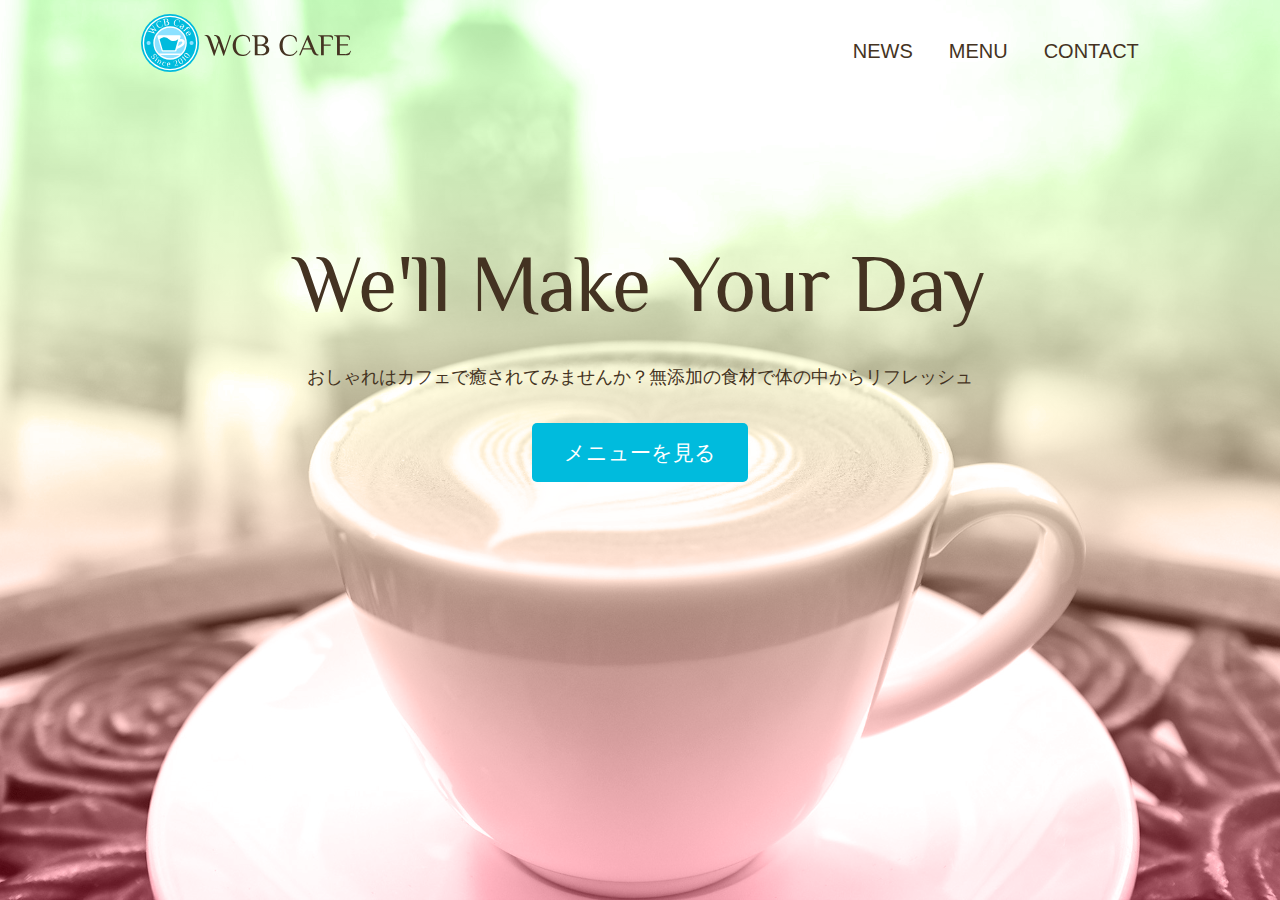
<file: WCBCafe/index.html>
<!DOCTYPE html>
<html lang="ja">
  <head>
    <meta charset="UTF-8">
    <title>WEB Cafe</title>
    <meta name="description" content="ブレンドコーヒとヘルシーなオーガニックフードを提供するカフェ">
    <link href="https://fonts.googleapis.com/css2?family=Philosopher&display=swap" rel="stylesheet">
    <link rel="stylesheet" href="css/style.css">
    <link rel="icon" type="image/png" href="images/favicon.png">
  </head>
  <body>
    <div id="home" class="big-bg">
      <!-- page-header -->
      <header class="page-header wrapper">
        <h1><a href="index.html"><img class="logo" src="images/logo.svg" alt="WCBカフェロゴ"></a></h1>
        <nav>
          <ul class="main-nav">
            <li><a href="news.html">News</a></li>
            <li><a href="menu.html">Menu</a></li>
            <li><a href="contact.html">Contact</a></li>
          </ul>
        </nav>
      </header>
      <!-- home-content -->
      <div class="home-content wrapper">
        <h2 class="page-title">We'll Make Your Day</h2>
        <p>おしゃれはカフェで癒されてみませんか？無添加の食材で体の中からリフレッシュ</p>
        <a class="button" href="menu.html">メニューを見る</a>
      </div>
    </div>
  </body>
</html>
</file>
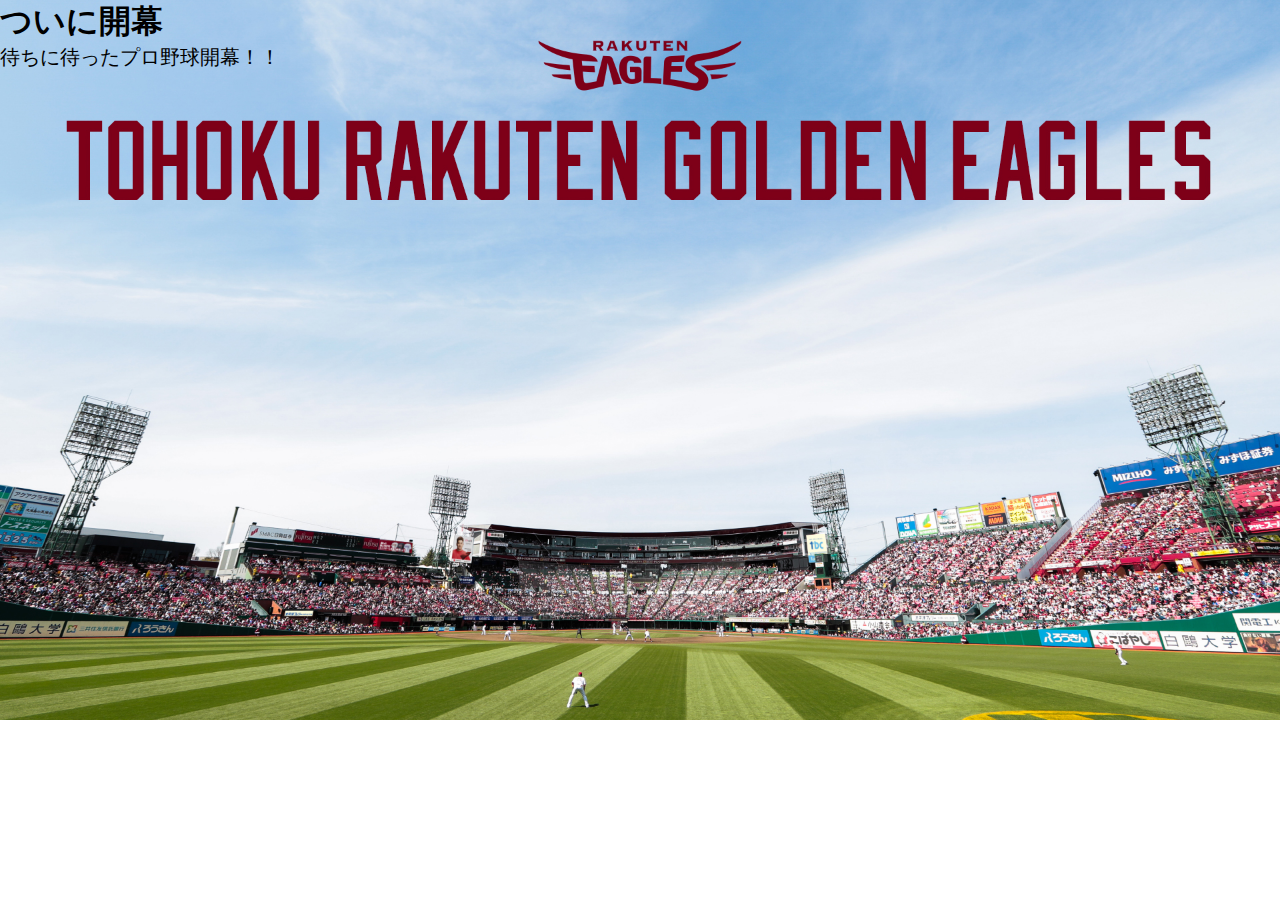
<file: chapter3/c3-02-1/index.html>
<!DOCTYPE html>
<html>
  <head>
    <meta charset="UTF-8">
    <title>楽天イーグルス</title>
    <meta name="description" content="猫の好きなもの、日々の生活をご紹介">
    <link rel="stylesheet" href="style.css">
  </head>
  <body>
    <h1>ついに開幕</h1>
    <p>待ちに待ったプロ野球開幕！！</p>
  </body>
</html>
</file>
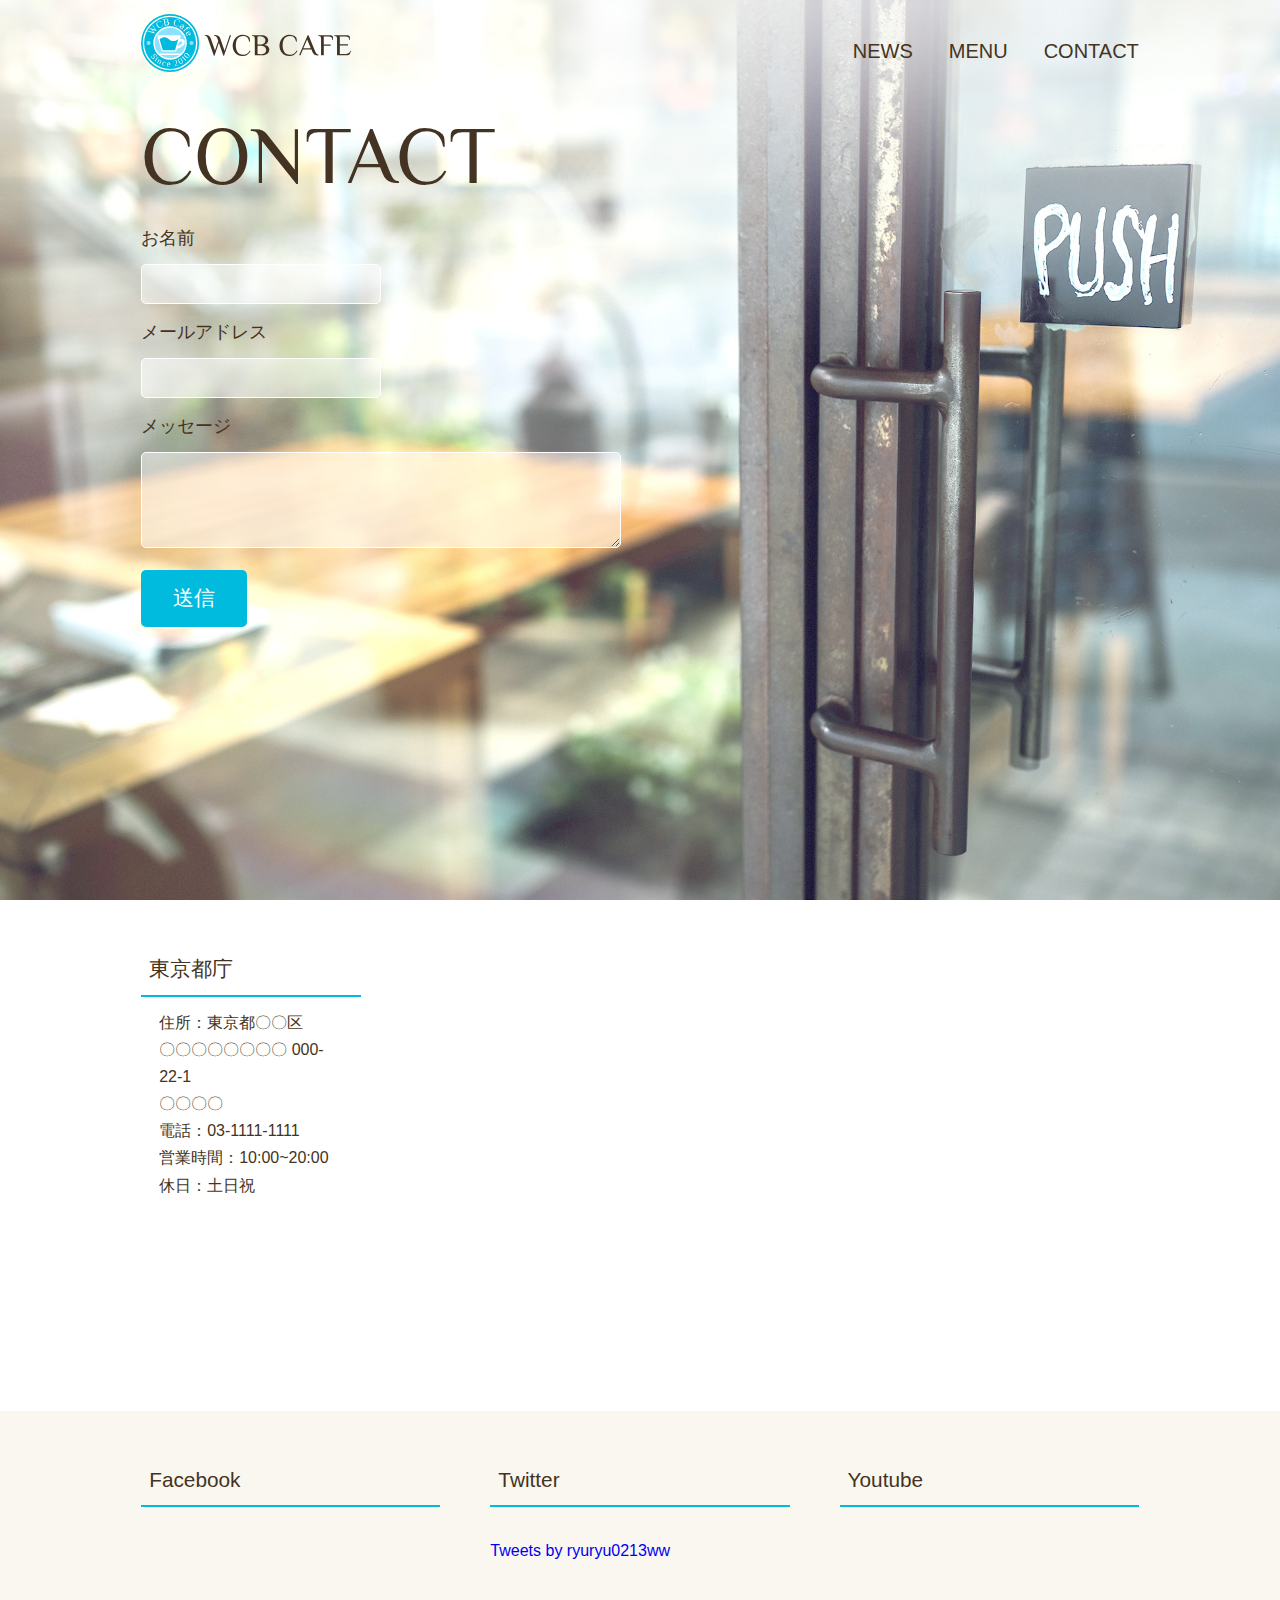
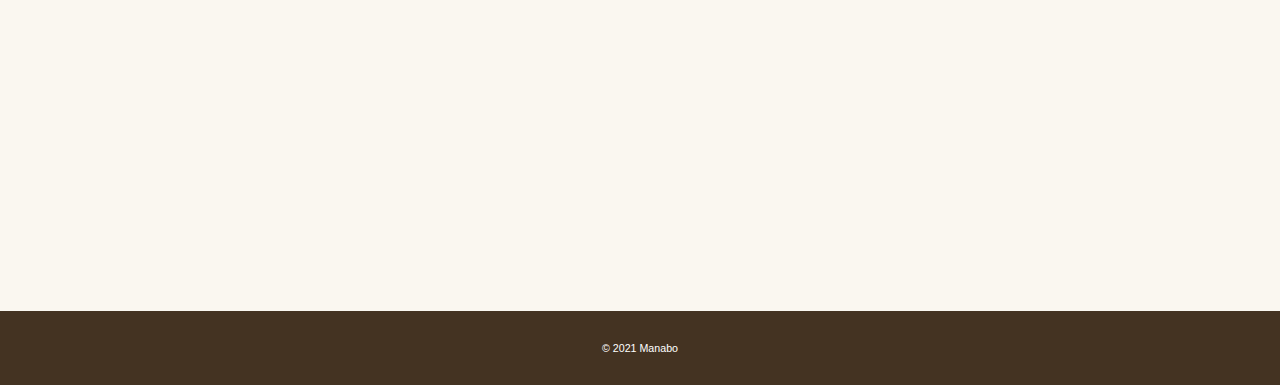
<file: WCBCafe/contact.html>
<!DOCTYPE html>
<html lang="ja">
  <head>
    <meta charset="UTF-8">
    <title>WEB Cafe - CONTACT</title>
    <meta name="description" content="ブレンドコーヒとヘルシーなオーガニックフードを提供するカフェ">
    <meta name="viewport" content="width=device-width, initial-scale=1">
    <link href="https://fonts.googleapis.com/css2?family=Philosopher&display=swap" rel="stylesheet">
    <link rel="stylesheet" href="css/style.css">
    <link rel="icon" type="image/png" href="images/favicon.png">
  </head>
  <body>
    <div id="contact" class="big-bg">
      <!-- page-header -->
      <header class="page-header wrapper">
        <h1><a href="index.html"><img class="logo" src="images/logo.svg" alt="WCBカフェロゴ"></a></h1>
        <nav>
          <ul class="main-nav">
            <li><a href="news.html">News</a></li>
            <li><a href="menu.html">Menu</a></li>
            <li><a href="contact.html">Contact</a></li>
          </ul>
        </nav>
      </header>
      <div class="wrapper">
        <h2 class="page-title">Contact</h2>
        <form action="#">
          <div>
            <label for="name">お名前</label>
            <input type="text"　id="name" name="your-name">
          </div>
          <div>
            <label for="email">メールアドレス</label>
            <input type="email"　id="email" name="your-email">
          </div>
          <div>
            <label for="message">メッセージ</label>
            <textarea name="your-message" id="message"></textarea>
          </div>

          <input type="submit" class="button" value="送信">
        </form>
      </div>
    </div>

    <section id="location">
      <div class="wrapper">
        <div class="location-info">
          <h3 class="sub-title">東京都庁</h3>
          <p>
            住所：東京都〇〇区<br>
            〇〇〇〇〇〇〇〇 000-22-1<br>
            〇〇〇〇<br>
            電話：03-1111-1111<br>
            営業時間：10:00~20:00<br>
            休日：土日祝
          </p>
        </div>
        <div class="location-map">
          <iframe src="https://www.google.com/maps/embed?pb=!1m18!1m12!1m3!1d3240.50084929795!2d139.69027871520075!3d35.689290737137455!2m3!1f0!2f0!3f0!3m2!1i1024!2i768!4f13.1!3m3!1m2!1s0x60188cd4b71a37a1%3A0xf1665c37f38661e8!2z5p2x5Lqs6YO95bqB!5e0!3m2!1sja!2sjp!4v1621337316121!5m2!1sja!2sjp" width="800" height="400" style="border:0;" allowfullscreen="" loading="lazy"></iframe>
        </div>
      </div>
    </section>
    <section id="sns">
      <div class="wrapper">
        <div class="sns-box">
          <h3 class="sub-title">Facebook</h3>
          <iframe src="https://www.facebook.com/plugins/page.php?href=https%3A%2F%2Fwww.facebook.com%2Ffacebook&tabs=timeline&width=340&height=315&small_header=false&adapt_container_width=true&hide_cover=false&show_facepile=false&appId" width="340" height="315" style="border:none;overflow:hidden" scrolling="no" frameborder="0" allowfullscreen="true" allow="autoplay; clipboard-write; encrypted-media; picture-in-picture; web-share"></iframe>
        </div>
        <div class="sns-box">
          <h3 class="sub-title">Twitter</h3>
          <a class="twitter-timeline" data-height="315" href="https://twitter.com/ryuryu0213ww?ref_src=twsrc%5Etfw">Tweets by ryuryu0213ww</a> <script async src="https://platform.twitter.com/widgets.js" charset="utf-8"></script>
        </div>
        <div class="sns-box">
          <h3 class="sub-title">Youtube</h3>
          <iframe width="560" height="315" src="https://www.youtube.com/embed/CFG1xpgsiY8" title="YouTube video player" frameborder="0" allow="accelerometer; autoplay; clipboard-write; encrypted-media; gyroscope; picture-in-picture" allowfullscreen></iframe>
        </div>
      </div>
    </section>
    <footer>
      <div class="wrapper">
        <p><small>&copy; 2021 Manabo</small></p>
      </div>
    </footer>
  </body>
</html>
</file>
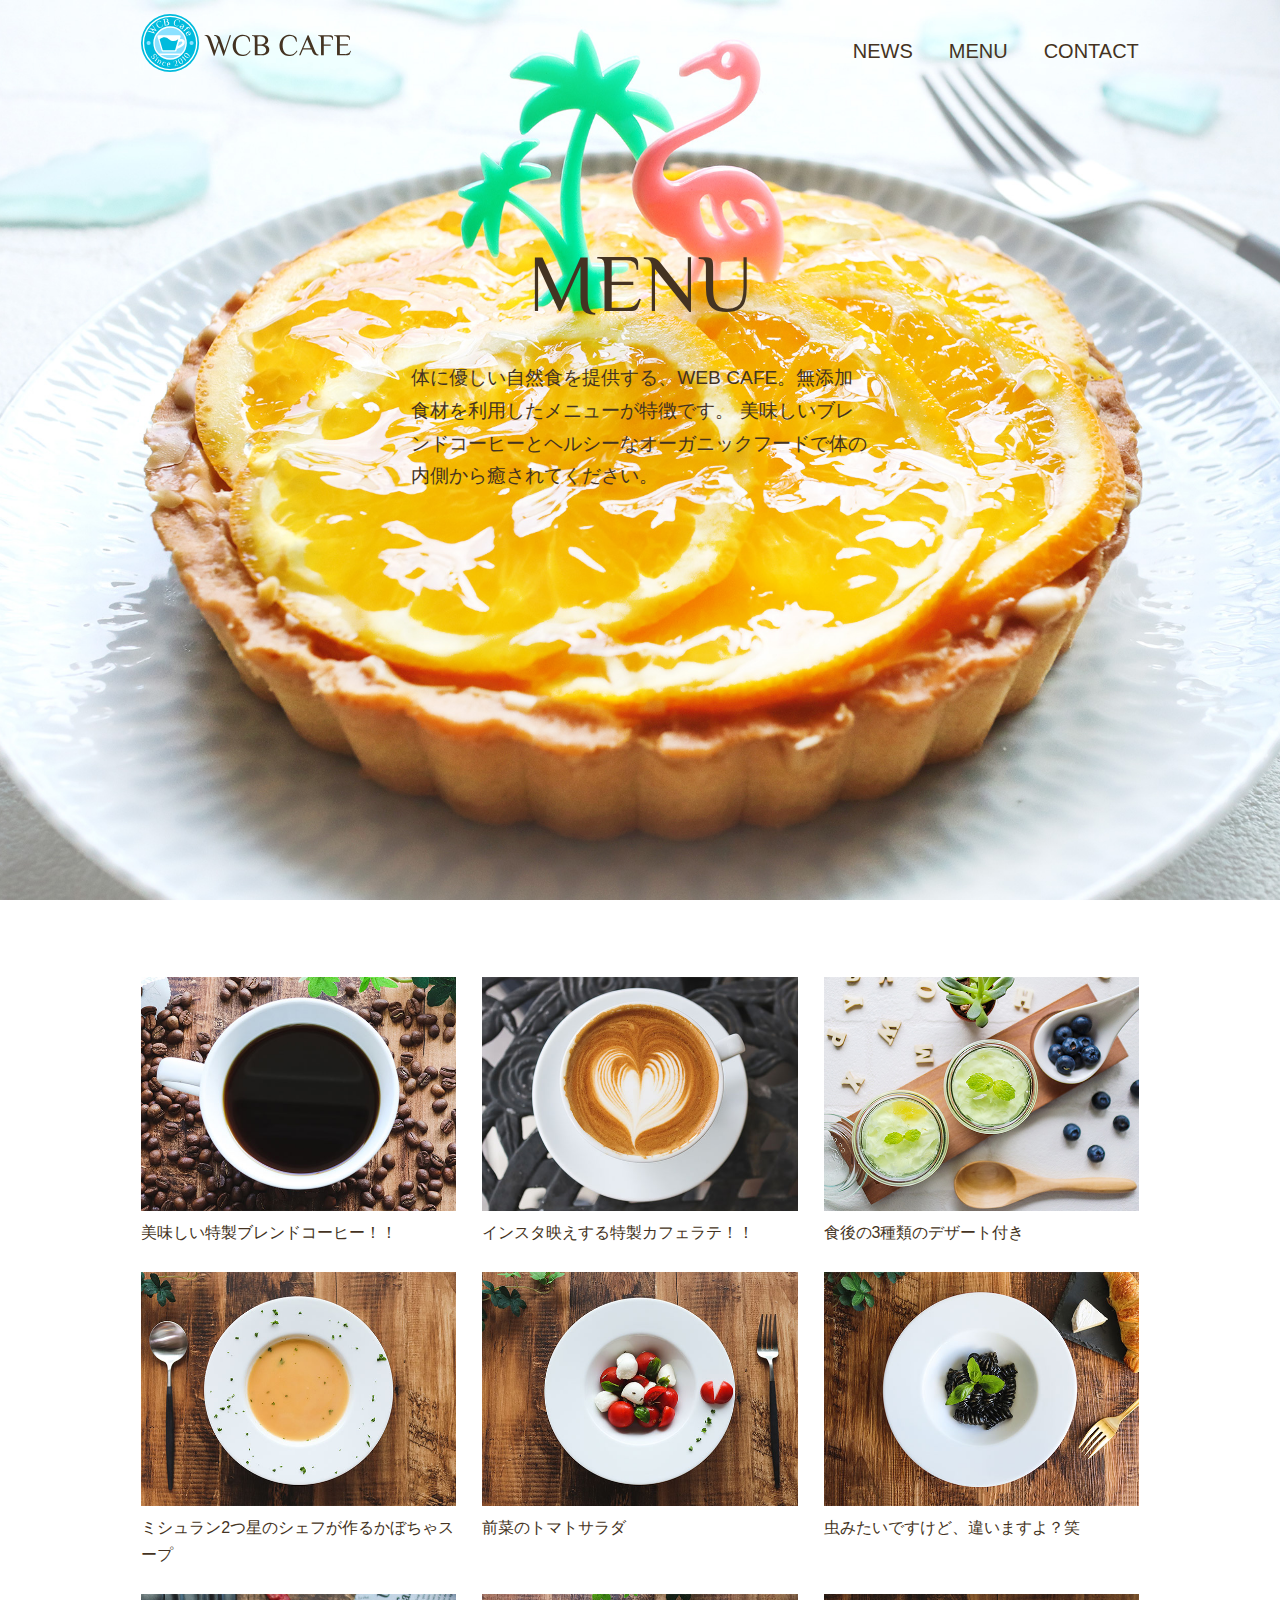
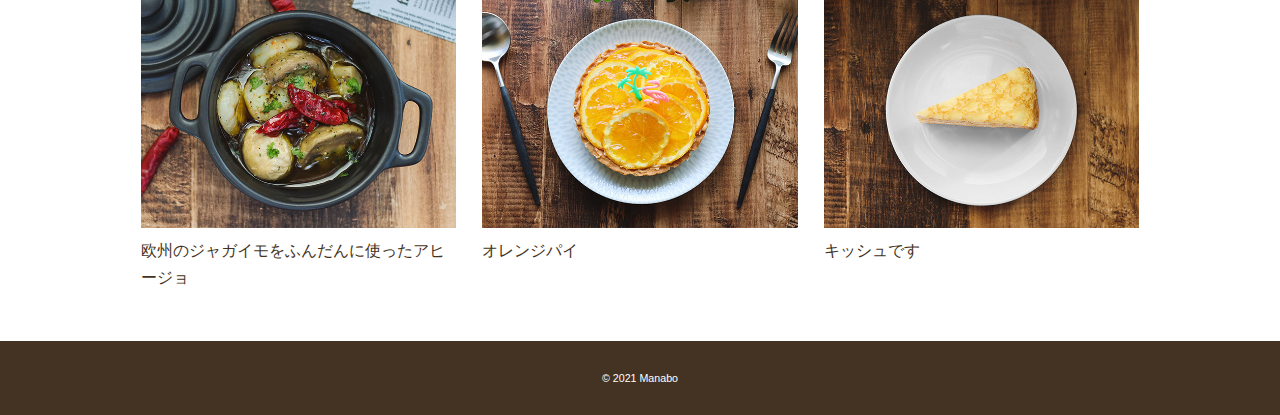
<file: WCBCafe/menu.html>
<!DOCTYPE html>
<html lang="ja">
  <head>
    <meta charset="UTF-8">
    <title>WEB Cafe - MENU</title>
    <meta name="description" content="ブレンドコーヒとヘルシーなオーガニックフードを提供するカフェ">
    <meta name="viewport" content="width=device-width, initial-scale=1">
    <link href="https://fonts.googleapis.com/css2?family=Philosopher&display=swap" rel="stylesheet">
    <link rel="stylesheet" href="css/style.css">
    <link rel="icon" type="image/png" href="images/favicon.png">
  </head>
  <body>
    <div id="menu" class="big-bg">
      <!-- page-header -->
      <header class="page-header wrapper">
        <h1><a href="index.html"><img class="logo" src="images/logo.svg" alt="WCBカフェロゴ"></a></h1>
        <nav>
          <ul class="main-nav">
            <li><a href="news.html">News</a></li>
            <li><a href="menu.html">Menu</a></li>
            <li><a href="contact.html">Contact</a></li>
          </ul>
        </nav>
      </header>
      <!-- menu-content -->
      <div class="menu-content wrapper">
        <h2 class="page-title">Menu</h2>
        <p>
          体に優しい自然食を提供する、WEB CAFE。無添加食材を利用したメニューが特徴です。
          美味しいブレンドコーヒーとヘルシーなオーガニックフードで体の内側から癒されてください。
        </p>
      </div>
    </div>

    <!-- item-page -->
    <div class="wrapper grid">
      <div class="item">
        <img src="images/menu1.jpg" alt="">
        <p>美味しい特製ブレンドコーヒー！！</p>
      </div>
      <div class="item">
        <img src="images/menu2.jpg" alt="">
        <p>インスタ映えする特製カフェラテ！！</p>
      </div>
      <div class="item">
        <img src="images/menu3.jpg" alt="">
        <p>食後の3種類のデザート付き</p>
      </div>
      <div class="item">
        <img src="images/menu4.jpg" alt="">
        <p>ミシュラン2つ星のシェフが作るかぼちゃスープ</p>
      </div>
      <div class="item">
        <img src="images/menu5.jpg" alt="">
        <p>前菜のトマトサラダ</p>
      </div>
      <div class="item">
        <img src="images/menu6.jpg" alt="">
        <p>虫みたいですけど、違いますよ？笑</p>
      </div>
      <div class="item">
        <img src="images/menu7.jpg" alt="">
        <p>欧州のジャガイモをふんだんに使ったアヒージョ</p>
      </div>
      <div class="item">
        <img src="images/menu8.jpg" alt="">
        <p>オレンジパイ</p>
      </div>
      <div class="item">
        <img src="images/menu9.jpg" alt="">
        <p>キッシュです</p>
      </div>

    </div>

    <footer>
      <div class="wrapper">
        <p><small>&copy; 2021 Manabo</small></p>
      </div>
    </footer>
  </body>
</html>
</file>
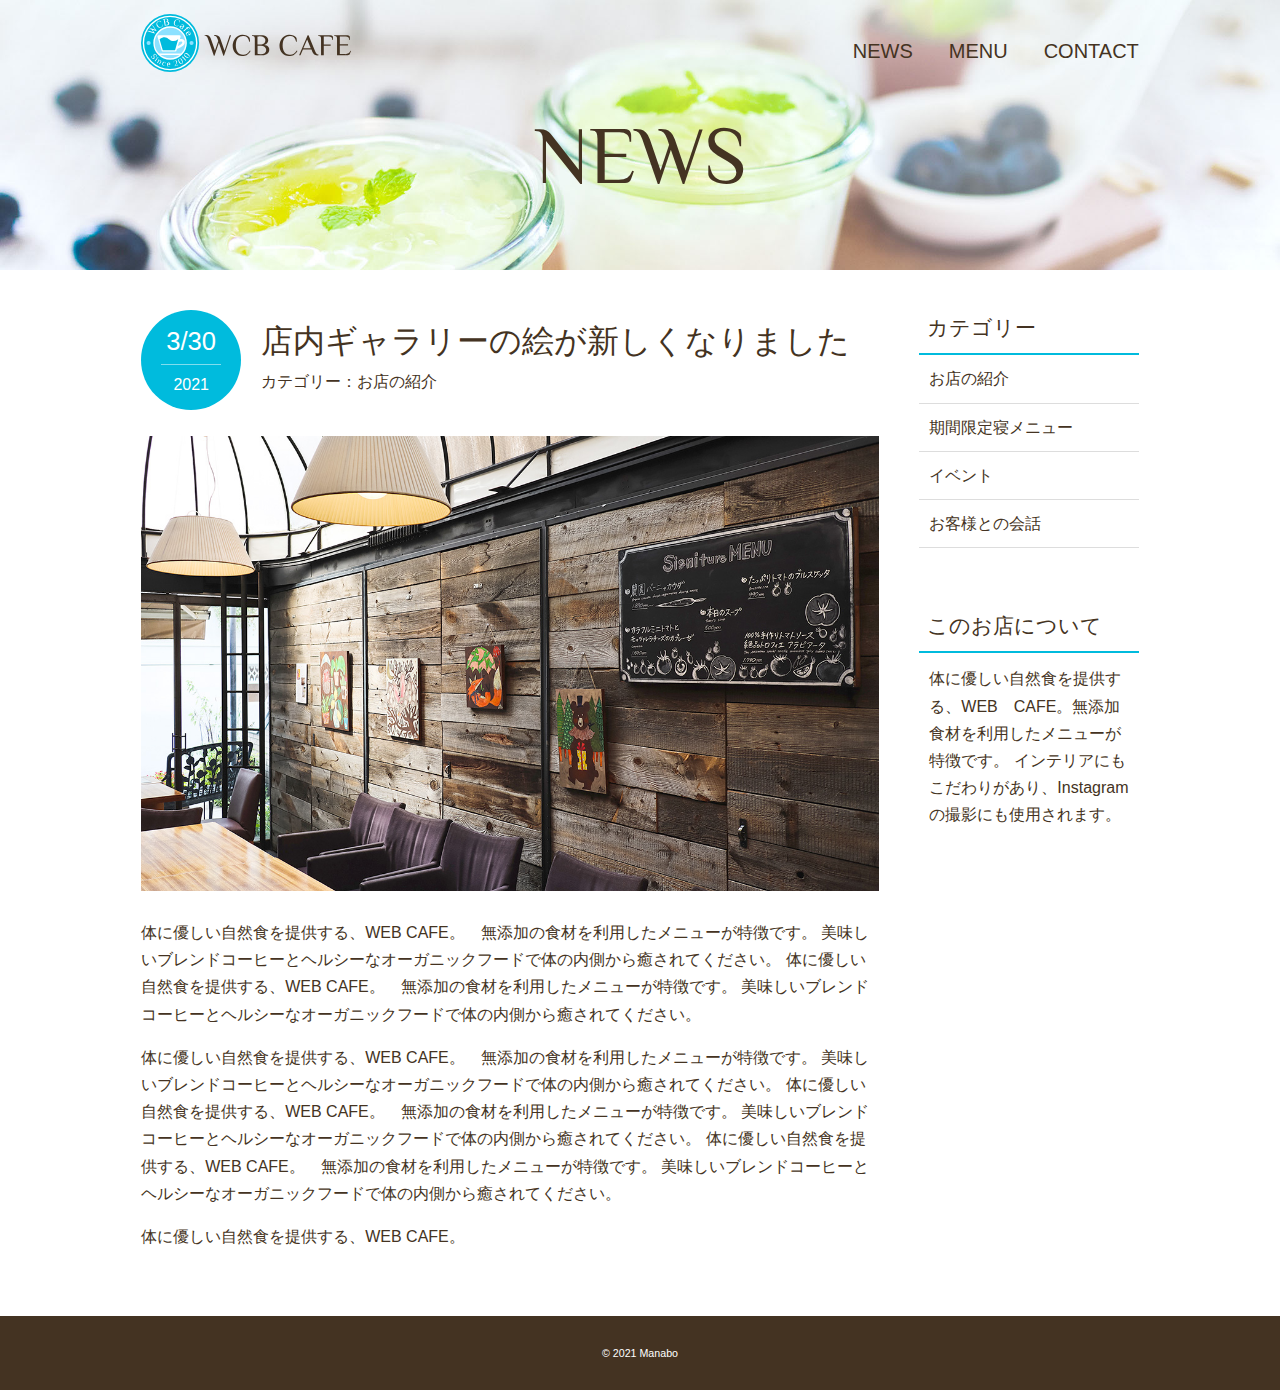
<file: WCBCafe/news.html>
<!DOCTYPE html>
<html lang="ja">
  <head>
    <meta charset="UTF-8">
    <title>WEB Cafe - NEWS</title>
    <meta name="description" content="ブレンドコーヒとヘルシーなオーガニックフードを提供するカフェ">
    <meta name="viewport" content="width=device-width, initial-scale=1">
    <link href="https://fonts.googleapis.com/css2?family=Philosopher&display=swap" rel="stylesheet">
    <link rel="stylesheet" href="css/style.css">
    <link rel="icon" type="image/png" href="images/favicon.png">
  </head>
  <body>
    <div id="news" class="big-bg">
      <!-- page-header -->
      <header class="page-header wrapper">
        <h1><a href="index.html"><img class="logo" src="images/logo.svg" alt="WCBカフェロゴ"></a></h1>
        <nav>
          <ul class="main-nav">
            <li><a href="news.html">News</a></li>
            <li><a href="menu.html">Menu</a></li>
            <li><a href="contact.html">Contact</a></li>
          </ul>
        </nav>
      </header>
      <!-- wrapper -->
      <div class="wrapper">
        <h2 class="page-title">News</h2>
      </div>
    </div>
    <!-- news-content -->
    <div class="news-contents wrapper">
      <article>
        <header class="post-info">
          <h2 class="post-title">店内ギャラリーの絵が新しくなりました</h2>
          <p class="post-date">3/30 <span>2021</span></p>
          <p class="post-cat">カテゴリー：お店の紹介</p>
        </header>
        <img src="images/wall.jpg" alt="店内の様子">
        <p>
          体に優しい自然食を提供する、WEB CAFE。　無添加の食材を利用したメニューが特徴です。
          美味しいブレンドコーヒーとヘルシーなオーガニックフードで体の内側から癒されてください。
          体に優しい自然食を提供する、WEB CAFE。　無添加の食材を利用したメニューが特徴です。
          美味しいブレンドコーヒーとヘルシーなオーガニックフードで体の内側から癒されてください。
        </p>
        <p>
          体に優しい自然食を提供する、WEB CAFE。　無添加の食材を利用したメニューが特徴です。
          美味しいブレンドコーヒーとヘルシーなオーガニックフードで体の内側から癒されてください。
          体に優しい自然食を提供する、WEB CAFE。　無添加の食材を利用したメニューが特徴です。
          美味しいブレンドコーヒーとヘルシーなオーガニックフードで体の内側から癒されてください。
          体に優しい自然食を提供する、WEB CAFE。　無添加の食材を利用したメニューが特徴です。
          美味しいブレンドコーヒーとヘルシーなオーガニックフードで体の内側から癒されてください。
        </p>
        <p>体に優しい自然食を提供する、WEB CAFE。</p>
      </article>
      <aside>
        <h3 class="sub-title">カテゴリー</h3>
        <ul class="sub-menu">
          <li><a href="#">お店の紹介</a></li>
          <li><a href="#">期間限定寝メニュー</a></li>
          <li><a href="#">イベント</a></li>
          <li><a href="#">お客様との会話</a></li>
        </ul>

        <h3 class="sub-title">このお店について</h3>
        <p>
          体に優しい自然食を提供する、WEB　CAFE。無添加食材を利用したメニューが特徴です。
          インテリアにもこだわりがあり、Instagramの撮影にも使用されます。
        </p>
      </aside>
    </div>
    <footer>
      <div class="wrapper">
        <p><small>&copy; 2021 Manabo</small></p>
      </div>
    </footer>
  </body>
</html>
</file>
<file: WCBCafe/css/style.css>
* {
  margin: 0;
  padding: 0;
  box-sizing: border-box;
}

a {
  text-decoration: none;
}

img {
  max-width: 100%;
}

html {
  font-size: 100%;
}

body {
  font-family: "Yu Gothic Medium", "游ゴシック Medium", YuGothic, "游ゴシック体", "ヒラギノ角ゴ　Pro W3", sans-serif;
  line-height: 1.7;
  color: #432;
}

.big-bg {
  background-size: cover;
  background-position: center top;
  background-repeat: no-repeat;
}

#home {
  background-image: url(../images/main-bg.jpg),linear-gradient(#c9ffbf, #ffafbd);
  background-blend-mode: luminosity;
  min-height: 100vh;
}

#home .page-title {
  text-transform: none;
}

/* page-header */
.page-header {
  display: flex;
  justify-content: space-between;
}

.wrapper {
  max-width: 1100px;
  margin: 0 auto;
  padding: 0 4%;
}

.logo {
  width: 210px;
  margin-top: 14px;
}

.main-nav {
  display: flex;
  font-size: 1.25rem;
  text-transform: uppercase;
  margin-top: 34px;
  list-style: none;
}

.main-nav li {
  margin-left: 36px;
}

.main-nav a {
  color: #432;
}

.main-nav a:hover {
  color: #0bd;
}

/* home-content */
.home-content {
  text-align: center;
  margin-top: 10%;
}

.page-title {
  font-size: 5rem;
  font-family: 'Philosopher', serif;
  text-transform: uppercase;
  font-weight: normal;

}

/* botton */
.button {
  font-size: 1.3rem;
  background: #0bd;
  color: #fff;
  border-radius: 5px;
  padding: 18px 32px;
}

.button:hover {
  background: #0090aa;
}

.home-content p {
  font-size: 1.125rem;
  margin: 10px 0 42px;
}

/* ---news page--- */
#news {
  background-image: url(../images/news-bg.jpg);
  height: 270px;
  margin-bottom: 40px;
}

#news .page-title {
  text-align: center;
}

.news-contents {
  display: flex;
  justify-content: space-between;
  margin-bottom: 50px;
}

article {
  width: 74%;
}

aside {
  width: 22%;
}

.post-info {
  position: relative;
  padding-top: 4px;
  margin-bottom: 40px;
}

.post-title {
  font-family: "Yu Mincho", "YuMincho", serif;
  font-size: 2rem;
  font-weight: normal;
}

.post-title,
.post-cat {
  margin-left: 120px;
}

article img {
  margin-bottom: 20px;
}

article p {
  margin-bottom: 1rem;
}

.post-date {
  background: #0bd;
  border-radius: 50%;
  color: #fff;
  width: 100px;
  height: 100px;
  font-size: 1.6rem;
  text-align: center;
  position: absolute;
  top: 0;
  padding-top: 10px;
}

.post-date span {
  font-size: 1rem;
  border-top: 1px rgba(255,255,255,.5) solid;
  padding-top: 6px;
  display: block;
  width: 60%;
  margin: 0 auto;
}

.sub-title {
  font-size: 1.3rem;
  padding: 0 8px 8px;
  border-bottom: 2px #0bd solid;
  font-weight: normal;
}

.sub-menu {
  margin-bottom: 60px;
  list-style: none;
}

.sub-menu li {
  border-bottom: 1px #ddd solid;
}

.sub-menu a {
  color: #432;
  padding: 10px;
  display: block;
}

.sub-menu a:hover {
  color: #0bd;
}

aside p {
  padding: 12px 10px;
}

footer {
  background: #432;
  text-align: center;
  padding: 26px 0;
}

footer p {
  color: #fff;
  font-size: 0.8rem;
}

/* menu-page */
#menu {
  background-image: url(../images/menu-bg.jpg);
  min-height: 100vh;
}

.menu-content {
  max-width: 560px;
  margin-top: 10%;
}

.menu-content .page-title {
  text-align: center;
}

.menu-content p {
  font-size: 1.2rem;
  margin: 10px 0 0;
}

/* menu-page */
.grid {
  display: grid;
  gap: 26px;
  grid-template-columns: repeat(auto-fit, minmax(240px, 1fr));
  margin-top: 6%;
  margin-bottom: 50px;
}

/* content-page */
#contact {
  background-image: url(../images/contact-bg.jpg);
  min-height: 100vh;
}

/* フォーム */
form div {
  margin-bottom: 14px;
}

label {
  font-size: 1.1rem;
  margin-bottom: 10px;
  display: block;
}

input[type="text"],
input[type="email"],
textarea {
  background: rgba(255,255,255,.5);
  border: 1px #fff solid;
  border-radius: 5px;
  padding: 10px;
  font-size: 1rem;
}

input[type="text"],
input[type="email"] {
  width: 100%;
  max-width: 240px;
}

textarea {
  width: 100%;
  max-width: 480px;
  height: 6rem;
}

input[type="submit"] {
  border: none;
  cursor: pointer;
  line-height: 1;
}

/* 店舗情報ー地図 */
#location {
  padding: 4% 0;
}

#location .wrapper {
  display: flex;
  justify-content: space-between;
}

.location-info {
  width: 22%;
}

.location-info p {
  padding: 12px 18px;
}

.location-map {
  width: 74%;
}

/* SNS */
#sns {
  background: #faf7f0;
  padding: 4% 0;
}

#sns .wrapper {
  display: flex;
  justify-content: space-between;
}

#sns .sub-title {
  margin-bottom: 30px;
}

.sns-box {
  width: 30%;
}

/* モバイル用 */
@media (max-width: 600px) {
  /* menu-top */
  .page-title {
    font-size: 2.5rem;
  }

  .main-nav {
    font-size: 1rem;
    margin-top: 10px;
  }

  .main-nav li {
    margin: 0 20px;
  }

  .home-content {
    margin-top: 20px;
  }

  .page-header {
    flex-direction: column;
    align-items: center;
  }

  /* news */
  .news-contents {
    flex-direction: column;
  }

  article,
  aside {
    width: 100%;
  }

  #news .page-title {
    margin-top: 30px;
  }

  aside {
    margin-top: 60px;
  }

  .post-info {
    margin-bottom: 30px;
  }

  .post-date {
    width: 70px;
    height: 70px;
    font-size: 1rem;
  }

  .post-date span {
    font-size: 0.8rem;
    padding-top: 2px;
  }

  .post-title,
  .post-cat {
    margin-left: 80px;
  }

  /* manu-page */
  .menu-content {
    margin-top: 20%;
  }

  /* contact-page */
  #contact .page-title {
    margin-top: 40px;
  }

  /* フォーム */
  input[type="text"],
  input[type="email"],
  textarea {
    max-width: 100%;
  }

  /* 店舗情報・地図・SNS */
  #location .wrapper,
  #sns .wrapper {
    flex-direction: column;
  }

  .location-info,
  .location-map,
  .sns-box {
    width: 100%;
  }

  .sns-box {
    margin-bottom: 30px;
  }
}
</file>
<file: chapter3/c3-02-1/style.css>
* {
  padding: 0;
  margin: 0;
  box-sizing: border-box;
}

html {
  font-size: 100%;
}

body {
  background-image: url(img/IMG_3468.JPG);
  background-repeat: no-repeat;
  background-size: cover;
}

h1 {
  font-size: 2rem;
  font-family: serif;
}

p {
  font-size: 20px;
}
</file>
